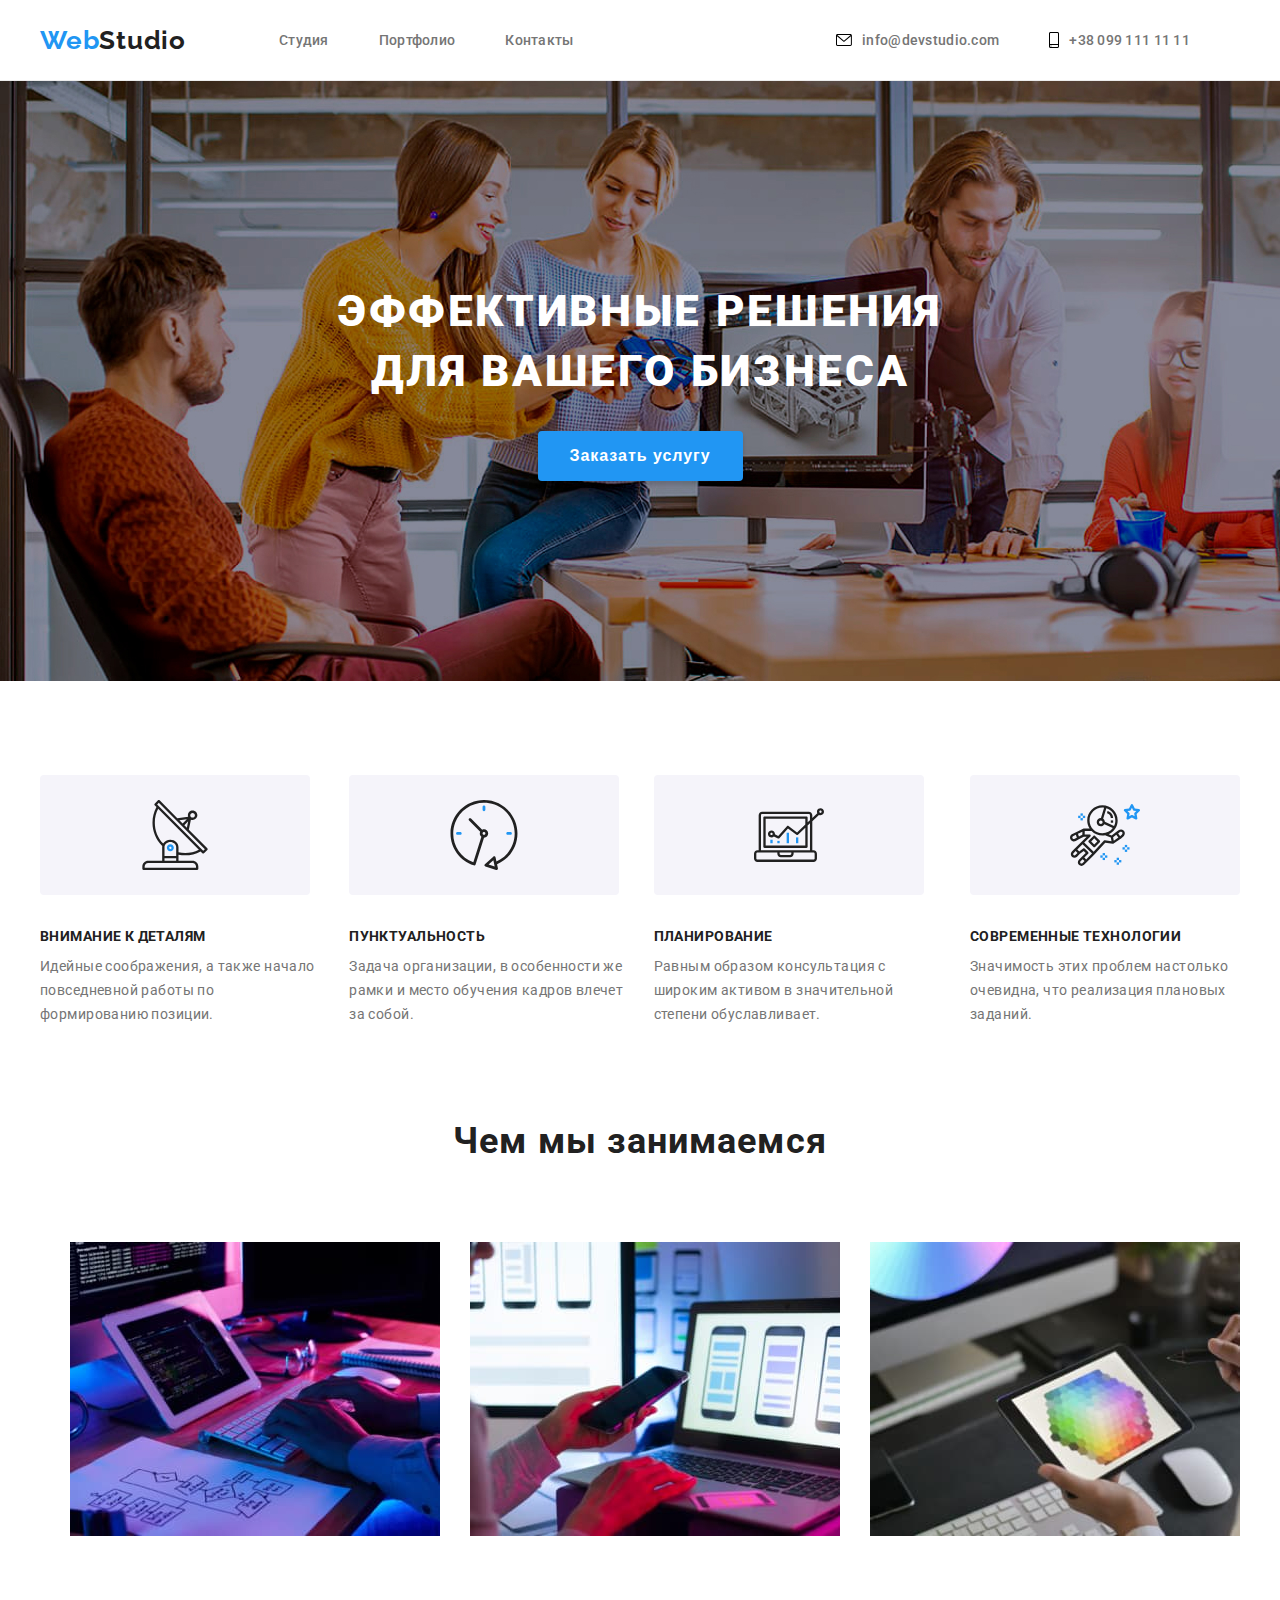
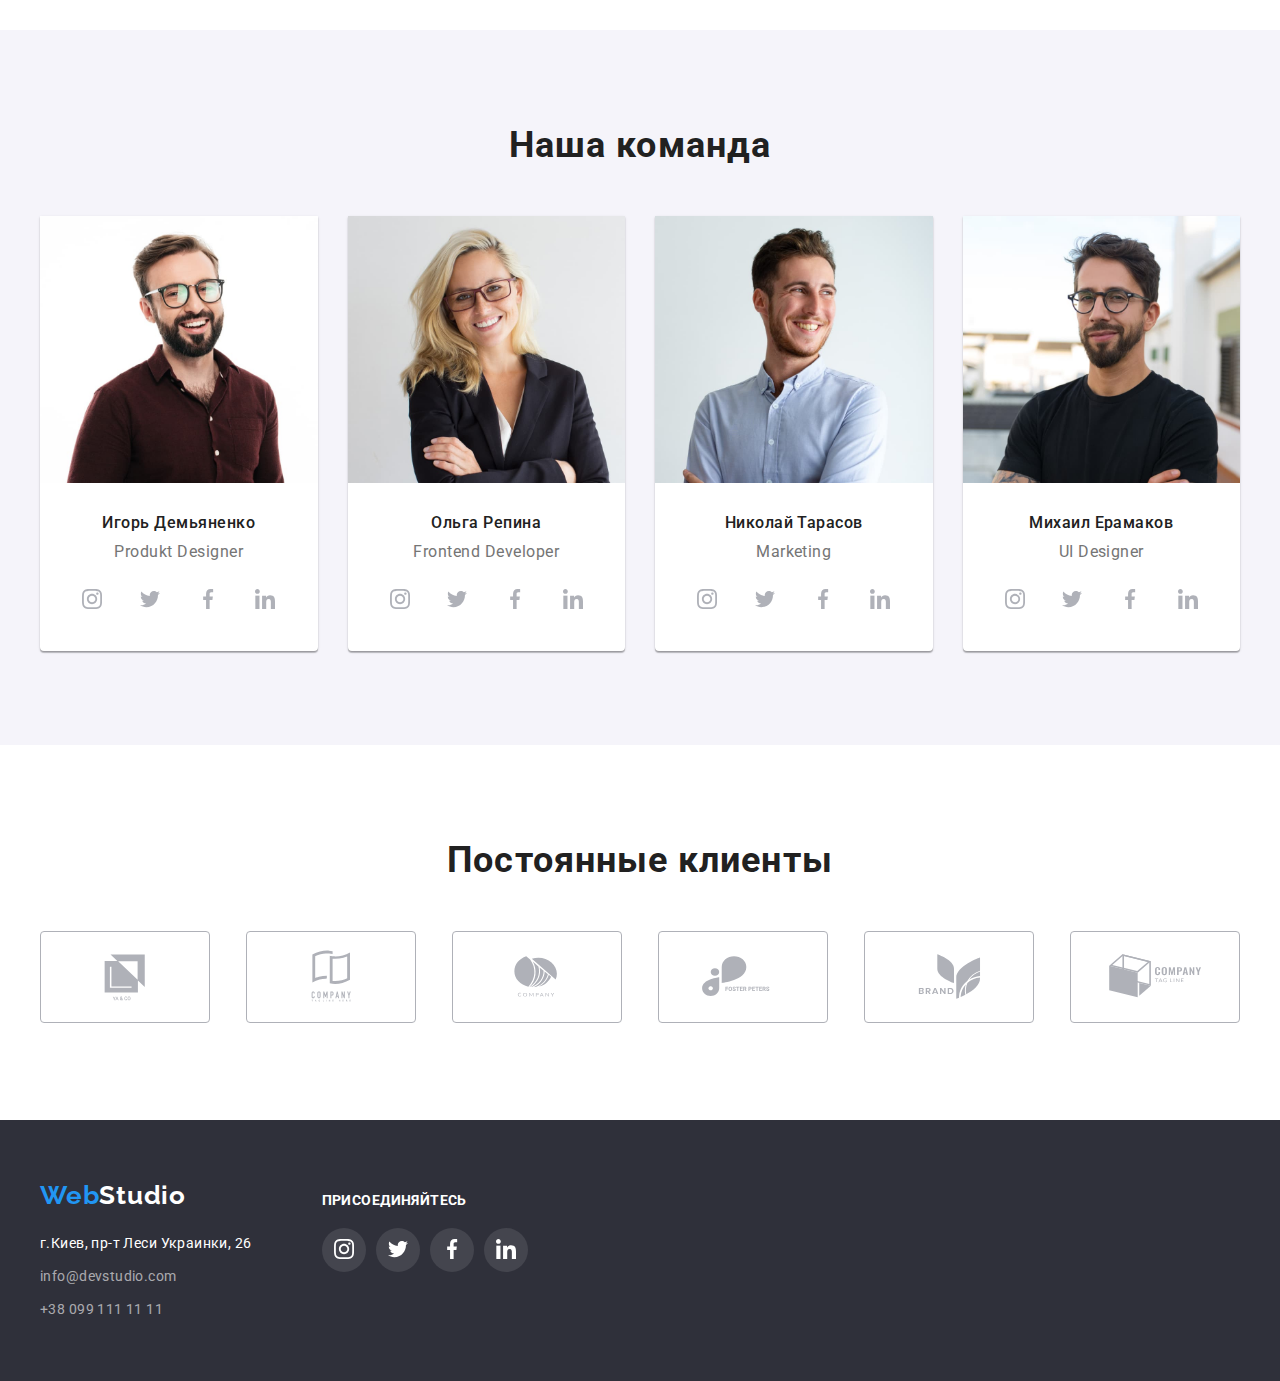
<file: index.html>
<!DOCTYPE html>
<html lang="ru ">
  <head>
    <meta charset="UTF-8" />
    <meta http-equiv="X-UA-Compatible" content="IE=edge" />
    <meta name="viewport" content="width=device-width, initial-scale=1.0" />
    <title>HW1</title>
    <link rel="preconnect" href="https://fonts.googleapis.com" />
    <link rel="preconnect" href="https://fonts.gstatic.com" crossorigin />
    <link
      href="https://fonts.googleapis.com/css2?family=Raleway:wght@700&family=Roboto:wght@400;500;700&display=swap"
      rel="stylesheet"
    />
    <link rel="stylesheet" href="./css/reset.css" />
    <link rel="stylesheet" href="./css/styles.css" />
  </head>
  <body>
    <!-- section Header -->
    <header>
      <div class="container">
        <nav class="nav">
          <a href="index.html" class="logo">Web<span class="color-black">Studio</span></a>
          <ul class="links">
            <li><a href="index.html">Студия</a></li>
            <li><a href="portfolio.html">Портфолио</a></li>
            <li><a href="/contacts">Контакты</a></li>
          </ul>
        </nav>
        <ul class="contacts">
          <li class="position">
            <a href="mailto:info@devstudio.com"
              ><svg class="mail-ico" width="16" height="12">
                <use href="./images/sprite.svg#icon-mail"></use>
              </svg>
              info@devstudio.com
            </a>
          </li>

          <li class="position">
            <a href="tel:+380991111111">
              <svg class="tel-ico" align="center" width="10" height="16">
                <use href="./images/sprite.svg#icon-smartphone"></use>
              </svg>
              +38 099 111 11 11
            </a>
          </li>
        </ul>
      </div>
    </header>
    <!-- section Основной контент -->
    <main>
      <section class="hero">
        <div class="container">
          <h1 class="hero-title">эффективные решения для вашего бизнеса</h1>
          <button type="button" class="hero-btn">Заказать услугу</button>
        </div>
      </section>

      <!-- section Чем мы занимаемся -->
      <section class="what-we-do">
        <div class="container">
          <div class="details">
            <ul class="details-list">
              <li class="details-num">
                <svg class="details-ico" width="270" height="120">
                  <use href="./images/sprite.svg#icon-antenna"></use>
                </svg>
                <h3>Внимание к деталям</h3>
                <p>
                  Идейные соображения, а также начало повседневной работы по формированию позиции.
                </p>
              </li>
              <li class="details-num">
                <svg class="details-ico" width="270" height="120">
                  <use href="./images/sprite.svg#icon-clock"></use>
                </svg>
                <h3>Пунктуальность</h3>
                <p>
                  Задача организации, в особенности же рамки и место обучения кадров влечет за
                  собой.
                </p>
              </li>
              <li class="details-num">
                <svg class="details-ico" width="270" height="120">
                  <use href="./images/sprite.svg#icon-diagram"></use>
                </svg>
                <h3>Планирование</h3>
                <p>
                  Равным образом консультация с широким активом в значительной степени
                  обуславливает.
                </p>
              </li>
              <li class="details-num">
                <svg class="details-ico" width="270" height="120">
                  <use href="./images/sprite.svg#icon-astronaut"></use>
                </svg>
                <h3>Современные технологии</h3>
                <p>Значимость этих проблем настолько очевидна, что реализация плановых заданий.</p>
              </li>
            </ul>
          </div>
          <h2 class="second-title">Чем мы занимаемся</h2>
          <ul class="what-we-do-list">
            <li>
              <img src="images/img.jpg" alt="working from pc" width="370" />
            </li>
            <li>
              <img src="images/img1.jpg" alt="working from laptop" width="370" />
            </li>
            <li>
              <img src="images/img2.jpg" alt="working from tablet" width="370" />
            </li>
          </ul>
        </div>
      </section>
      <!-- section наша команда -->
      <section class="our-team">
        <div class="container">
          <h2 class="second-title">Наша команда</h2>
          <ul class="team-list">
            <li class="team-item">
              <img src="images/img3.jpg" alt="Produkt Designer" width="270" />
              <div class="team-item-footer">
                <h3 class="card-name">Игорь Демьяненко</h3>
                <p>Produkt Designer</p>
                <div class="team-social">
                  <ul class="team-social-list">
                    <li class="team-social-btn">
                      <a href="" class="link-social"></a>
                      <svg class="team-social-ico" width="20" height="20">
                        <use href="./images/sprite.svg#icon-instagram"></use>
                      </svg>
                    </li>
                    <li class="team-social-btn">
                      <a href="" class="link-social"></a>
                      <svg class="team-social-ico" width="20" height="20">
                        <use href="./images/sprite.svg#icon-twitter"></use>
                      </svg>
                    </li>
                    <li class="team-social-btn">
                      <a href="" class="link-social"></a>
                      <svg class="team-social-ico" width="20" height="20">
                        <use href="./images/sprite.svg#icon-facebook"></use>
                      </svg>
                    </li>
                    <li class="team-social-btn">
                      <a href="" class="link-social"></a>
                      <svg class="team-social-ico" width="20" height="20">
                        <use href="./images/sprite.svg#icon-linkedin"></use>
                      </svg>
                    </li>
                  </ul>
                </div>
              </div>
            </li>
            <li class="team-item">
              <img src="images/img4.jpg" alt="Frontend Developer" width="270" />
              <div class="team-item-footer">
                <h3 class="card-name">Ольга Репина</h3>
                <p>Frontend Developer</p>
                <div class="team-social">
                  <ul class="team-social-list">
                    <li class="team-social-btn">
                      <a href="" class="link-social"></a>
                      <svg class="team-social-ico" width="20" height="20">
                        <use href="./images/sprite.svg#icon-instagram"></use>
                      </svg>
                    </li>
                    <li class="team-social-btn">
                      <a href="" class="link-social"></a>
                      <svg class="team-social-ico" width="20" height="20">
                        <use href="./images/sprite.svg#icon-twitter"></use>
                      </svg>
                    </li>
                    <li class="team-social-btn">
                      <a href="" class="link-social"></a>
                      <svg class="team-social-ico" width="20" height="20">
                        <use href="./images/sprite.svg#icon-facebook"></use>
                      </svg>
                    </li>
                    <li class="team-social-btn">
                      <a href="" class="link-social"></a>
                      <svg class="team-social-ico" width="20" height="20">
                        <use href="./images/sprite.svg#icon-linkedin"></use>
                      </svg>
                    </li>
                  </ul>
                </div>
              </div>
            </li>
            <li class="team-item">
              <img src="images/img5.jpg" alt="Marketing" width="270" />
              <div class="team-item-footer">
                <h3 class="card-name">Николай Тарасов</h3>
                <p>Marketing</p>
                <div class="team-social">
                  <ul class="team-social-list">
                    <li class="team-social-btn">
                      <a href="" class="link-social"></a>
                      <svg class="team-social-ico" width="20" height="20">
                        <use href="./images/sprite.svg#icon-instagram"></use>
                      </svg>
                    </li>
                    <li class="team-social-btn">
                      <a href="" class="link-social"></a>
                      <svg class="team-social-ico" width="20" height="20">
                        <use href="./images/sprite.svg#icon-twitter"></use>
                      </svg>
                    </li>
                    <li class="team-social-btn">
                      <a href="" class="link-social"></a>
                      <svg class="team-social-ico" width="20" height="20">
                        <use href="./images/sprite.svg#icon-facebook"></use>
                      </svg>
                    </li>
                    <li class="team-social-btn">
                      <a href="" class="link-social"></a>
                      <svg class="team-social-ico" width="20" height="20">
                        <use href="./images/sprite.svg#icon-linkedin"></use>
                      </svg>
                    </li>
                  </ul>
                </div>
              </div>
            </li>
            <li class="team-item">
              <img src="images/img6.jpg" alt="UI Designer" width="270" />
              <div class="team-item-footer">
                <h3 class="card-name">Михаил Ерамаков</h3>
                <p>UI Designer</p>
                <div class="team-social">
                  <ul class="team-social-list">
                    <li class="team-social-btn">
                      <a href="" class="link-social"></a>
                      <svg class="team-social-ico" width="20" height="20">
                        <use href="./images/sprite.svg#icon-instagram"></use>
                      </svg>
                    </li>
                    <li class="team-social-btn">
                      <a href="" class="link-social"></a>
                      <svg class="team-social-ico" width="20" height="20">
                        <use href="./images/sprite.svg#icon-twitter"></use>
                      </svg>
                    </li>
                    <li class="team-social-btn">
                      <a href="" class="link-social"></a>
                      <svg class="team-social-ico" width="20" height="20">
                        <use href="./images/sprite.svg#icon-facebook"></use>
                      </svg>
                    </li>
                    <li class="team-social-btn">
                      <a href="" class="link-social"></a>
                      <svg class="team-social-ico" width="20" height="20">
                        <use href="./images/sprite.svg#icon-linkedin"></use>
                      </svg>
                    </li>
                  </ul>
                </div>
              </div>
            </li>
          </ul>
        </div>
      </section>
      <section>
        <div class="container">
          <h2 class="second-title">Постоянные клиенты</h2>

          <ul class="client-list">
            <li>
              <svg class="client-ico" width="170" height="92">
                <use href="./images/sprite.svg#icon-Client1"></use>
              </svg>
            </li>
            <li>
              <svg class="client-ico" width="170" height="92">
                <use href="./images/sprite.svg#icon-Client2"></use>
              </svg>
            </li>
            <li>
              <svg class="client-ico" width="170" height="92">
                <use href="./images/sprite.svg#icon-Client3"></use>
              </svg>
            </li>
            <li>
              <svg class="client-ico" width="170" height="92">
                <use href="./images/sprite.svg#icon-Client4"></use>
              </svg>
            </li>
            <li>
              <svg class="client-ico" width="170" height="92">
                <use href="./images/sprite.svg#icon-Client5"></use>
              </svg>
            </li>
            <li>
              <svg class="client-ico" width="170" height="92">
                <use href="./images/sprite.svg#icon-Client6"></use>
              </svg>
            </li>
          </ul>
        </div>
      </section>
    </main>
  </body>

  <footer>
    <section class="hero-footer">
      <div class="container">
        <div class="footer-wraper">
          <div class="footer-contacts">
            <a href="index.html" class="logo">Web<span class="color-white">Studio</span></a>
            <address class="address">г.Киев, пр-т Леси Украинки, 26</address>
            <ul class="contacts-footer">
              <li><a href="mailto:info@devstudio.com">info@devstudio.com</a></li>
              <li><a href="tel:+380991111111">+38 099 111 11 11</a></li>
            </ul>
          </div>

          <div class="footer-social">
            <h3>Присоединяйтесь</h3>
            <ul class="social-list">
              <li>
                <button class="social-btn">
                  <a href="" class="link-social"></a>
                  <svg class="social-ico" width="20" height="20">
                    <use href="./images/sprite.svg#icon-instagram"></use>
                  </svg>
                </button>
              </li>
              <li>
                <button class="social-btn">
                  <a href="" class="link-social"></a>
                  <svg class="social-ico" width="20" height="20">
                    <use href="./images/sprite.svg#icon-twitter"></use>
                  </svg>
                </button>
              </li>
              <li>
                <button class="social-btn">
                  <a href="" class="link-social"></a>
                  <svg class="social-ico" width="20" height="20">
                    <use href="./images/sprite.svg#icon-facebook"></use>
                  </svg>
                </button>
              </li>
              <li>
                <button class="social-btn">
                  <a href="" class="link-social"></a>
                  <svg class="social-ico" width="20" height="20">
                    <use href="./images/sprite.svg#icon-linkedin"></use>
                  </svg>
                </button>
              </li>
            </ul>
          </div>
        </div>
      </div>
    </section>
  </footer>
</html>
</file>
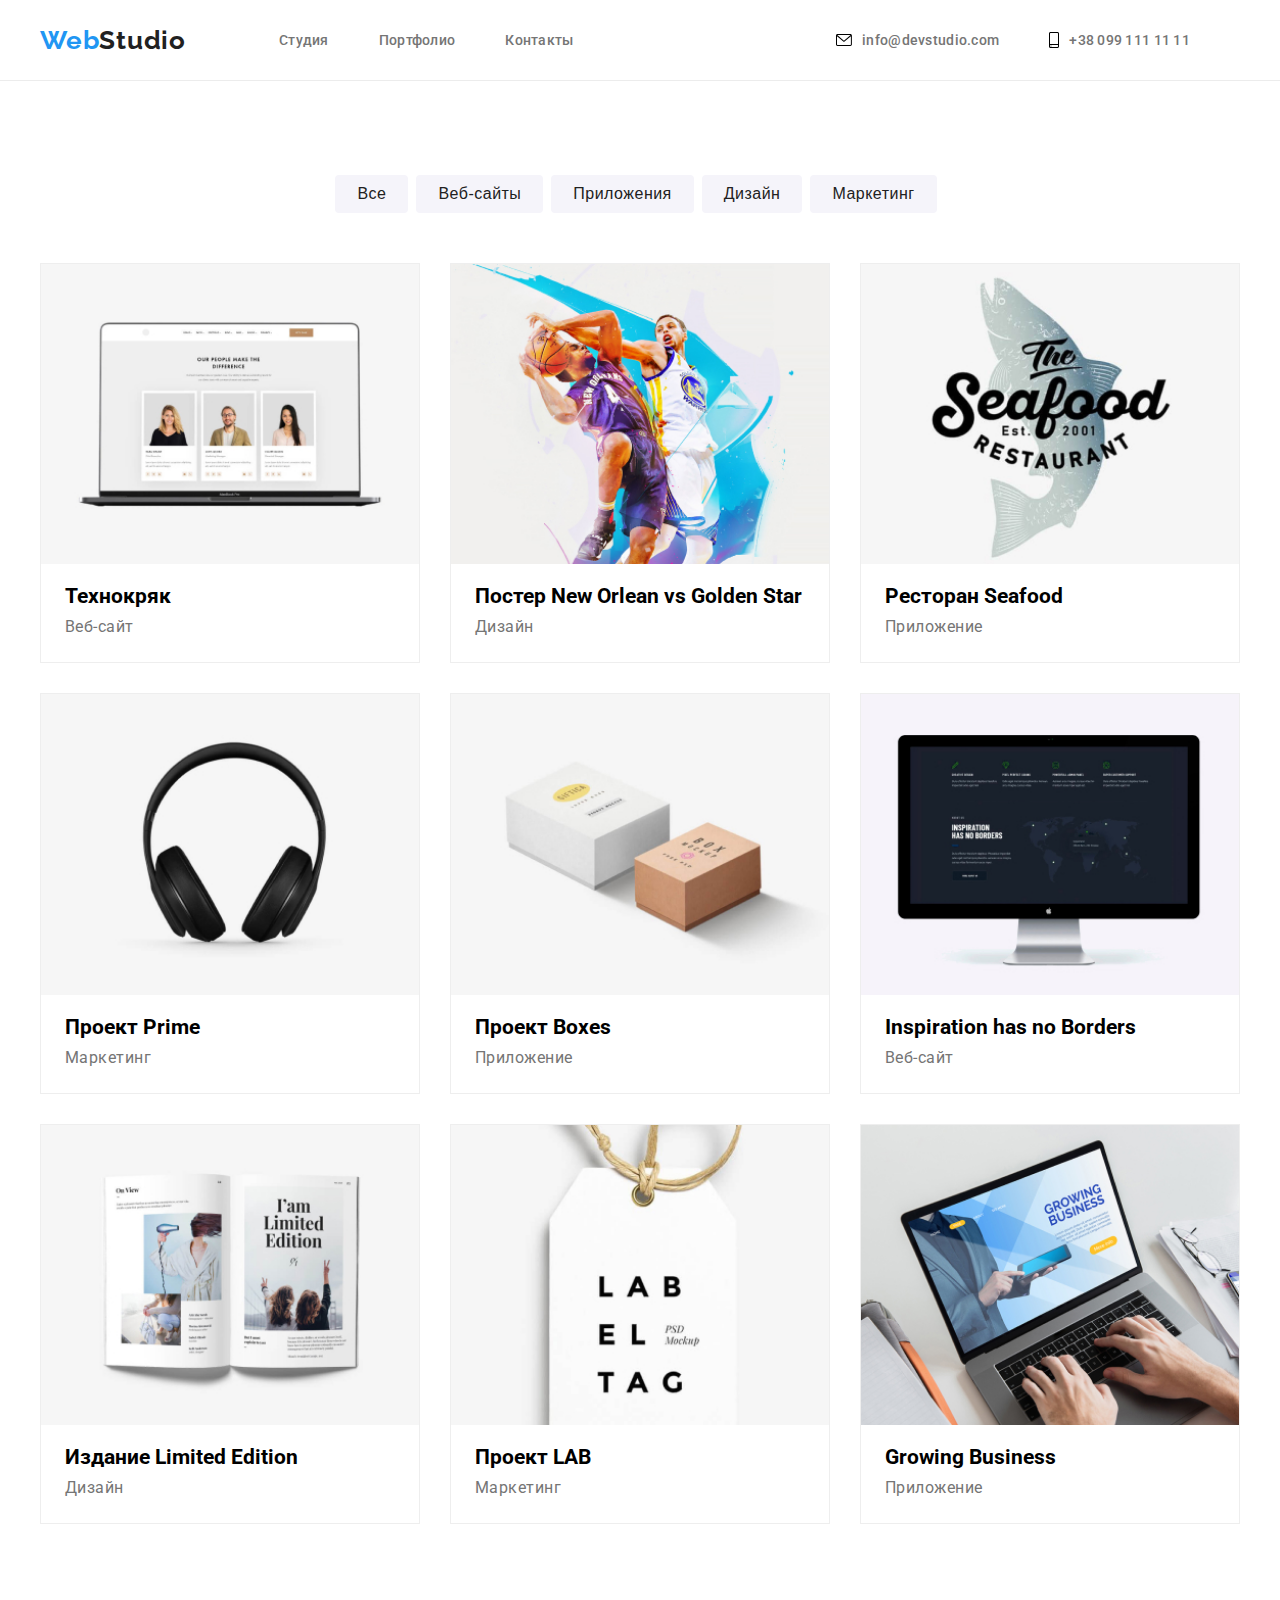
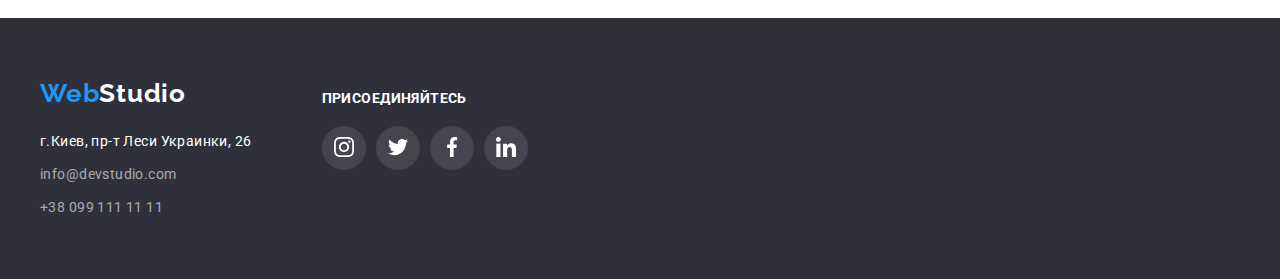
<file: portfolio.html>
<!DOCTYPE html>
<html lang="ru ">
  <head>
    <meta charset="UTF-8" />
    <meta http-equiv="X-UA-Compatible" content="IE=edge" />
    <meta name="viewport" content="width=device-width, initial-scale=1.0" />
    <title>HW2</title>
    <link rel="preconnect" href="https://fonts.googleapis.com" />
    <link rel="preconnect" href="https://fonts.gstatic.com" crossorigin />
    <link
      href="https://fonts.googleapis.com/css2?family=Raleway:wght@700&family=Roboto:wght@400;500;700&display=swap"
      rel="stylesheet"
    />
    <link rel="stylesheet" href="./css/reset.css" />
    <link rel="stylesheet" href="./css/styles.css" />
  </head>
  <body>
    <header>
      <div class="container">
        <nav class="nav">
          <a href="index.html" class="logo">Web<span class="color-black">Studio</span></a>
          <ul class="links">
            <li><a href="index.html">Студия</a></li>
            <li><a href="portfolio.html">Портфолио</a></li>
            <li><a href="/contacts">Контакты</a></li>
          </ul>
        </nav>
        <ul class="contacts">
          <li class="position">
            <a href="mailto:info@devstudio.com"
              ><svg class="mail-ico" width="16" height="12">
                <use href="./images/sprite.svg#icon-mail"></use>
              </svg>
              info@devstudio.com
            </a>
          </li>

          <li class="position">
            <a href="tel:+380991111111">
              <svg class="tel-ico" align="center" width="10" height="16">
                <use href="./images/sprite.svg#icon-smartphone"></use>
              </svg>
              +38 099 111 11 11
            </a>
          </li>
        </ul>
      </div>
    </header>
    <!-- section Основной контент -->
    <main>
      <section>
        <!-- <h1>Портфолио</h1> -->
        <div class="container">
          <ul class="portfolio-btn">
            <li><button type="button">Все</button></li>
            <li><button type="button">Веб-сайты</button></li>
            <li><button type="button">Приложения</button></li>
            <li><button type="button">Дизайн</button></li>
            <li><button type="button">Маркетинг</button></li>
          </ul>

          <ul class="portfolio-list">
            <li class="item">
              <article class="card">
                <div class="card-thumb">
                  <a href="#">
                    <img src="./images/img7.jpg" alt="img" />
                  </a>
                </div>
                <div class="card-footer">
                  <h2 class="card-heading">Технокряк</h2>
                  <p class="card-text">Веб-сайт</p>
                </div>
              </article>
            </li>

            <li class="item">
              <article class="card">
                <div class="card-thumb">
                  <a href="#">
                    <img src="./images/img8.jpg" alt="img" width="370" />
                  </a>
                </div>
                <div class="card-footer">
                  <h2 class="card-heading">Постер New Orlean vs Golden Star</h2>
                  <p class="card-text">Дизайн</p>
                </div>
              </article>
            </li>

            <li class="item">
              <article class="card">
                <div class="card-thumb">
                  <a href="#">
                    <img src="./images/img9.jpg" alt="img" width="370" />
                  </a>
                </div>
                <div class="card-footer">
                  <h2 class="card-heading">Ресторан Seafood</h2>
                  <p class="card-text">Приложение</p>
                </div>
              </article>
            </li>

            <li class="item">
              <article class="card">
                <div class="card-thumb">
                  <a href="#">
                    <img src="./images/img10.jpg" alt="img" width="370" />
                  </a>
                </div>
                <div class="card-footer">
                  <h2 class="card-heading">Проект Prime</h2>
                  <p class="card-text">Маркетинг</p>
                </div>
              </article>
            </li>

            <li class="item">
              <article class="card">
                <div class="card-thumb">
                  <a href="#">
                    <img src="./images/img11.jpg" alt="img" width="370" />
                  </a>
                </div>
                <div class="card-footer">
                  <h2 class="card-heading">Проект Boxes</h2>
                  <p class="card-text">Приложение</p>
                </div>
              </article>
            </li>

            <li class="item">
              <article class="card">
                <div class="card-thumb">
                  <a href="#">
                    <img src="./images/img12.jpg" alt="img" width="370" />
                  </a>
                </div>
                <div class="card-footer">
                  <h2 class="card-heading">Inspiration has no Borders</h2>
                  <p class="card-text">Веб-сайт</p>
                </div>
              </article>
            </li>

            <li class="item">
              <article class="card">
                <div class="card-thumb">
                  <a href="#">
                    <img src="./images/img13.jpg" alt="img" width="370" />
                  </a>
                </div>
                <div class="card-footer">
                  <h2 class="card-heading">Издание Limited Edition</h2>
                  <p class="card-text">Дизайн</p>
                </div>
              </article>
            </li>

            <li class="item">
              <article class="card">
                <div class="card-thumb">
                  <a href="#">
                    <img src="./images/img14.jpg" alt="img" width="370" />
                  </a>
                </div>
                <div class="card-footer">
                  <h2 class="card-heading">Проект LAB</h2>
                  <p class="card-text">Маркетинг</p>
                </div>
              </article>
            </li>

            <li class="item">
              <article class="card">
                <div class="card-thumb">
                  <a href="#">
                    <img src="./images/img15.jpg" alt="img" width="370" />
                  </a>
                </div>
                <div class="card-footer">
                  <h2 class="card-heading">Growing Business</h2>
                  <p class="card-text">Приложение</p>
                </div>
              </article>
            </li>
          </ul>
        </div>
      </section>
    </main>
  </body>

  <footer>
    <section class="hero-footer">
      <div class="container">
        <div class="footer-wraper">
          <div class="footer-contacts">
            <a href="index.html" class="logo">Web<span class="color-white">Studio</span></a>
            <address class="address">г.Киев, пр-т Леси Украинки, 26</address>
            <ul class="contacts-footer">
              <li><a href="mailto:info@devstudio.com">info@devstudio.com</a></li>
              <li><a href="tel:+380991111111">+38 099 111 11 11</a></li>
            </ul>
          </div>

          <div class="footer-social">
            <h3>Присоединяйтесь</h3>
            <ul class="social-list">
              <li>
                <button class="social-btn">
                  <a href="" class="link-social"></a>
                  <svg class="social-ico" width="20" height="20">
                    <use href="./images/sprite.svg#icon-instagram"></use>
                  </svg>
                </button>
              </li>
              <li>
                <button class="social-btn">
                  <a href="" class="link-social"></a>
                  <svg class="social-ico" width="20" height="20">
                    <use href="./images/sprite.svg#icon-twitter"></use>
                  </svg>
                </button>
              </li>
              <li>
                <button class="social-btn">
                  <a href="" class="link-social"></a>
                  <svg class="social-ico" width="20" height="20">
                    <use href="./images/sprite.svg#icon-facebook"></use>
                  </svg>
                </button>
              </li>
              <li>
                <button class="social-btn">
                  <a href="" class="link-social"></a>
                  <svg class="social-ico" width="20" height="20">
                    <use href="./images/sprite.svg#icon-linkedin"></use>
                  </svg>
                </button>
              </li>
            </ul>
          </div>
        </div>
      </div>
    </section>
  </footer>
</html>
</file>
<file: css/styles.css>
:root {
  --main-color: #212121;
  --sec-color: #757575;
  --active-color: #2196f3;
  --white-color: #ffffff;
}

body {
  font-family: 'Roboto', sans-serif;
  font-size: 14px;
  /* font-family: normal; */
}

img {
  display: block;
  /* max-width: 100%; */
  height: auto;
  width: 100%;
}
section {
  padding: 94px 0;
  /* border: 1px solid green; */
}

.container {
  width: 1200px;
  margin: 0 auto;
  /* padding: 0 15px; */
  /* border: 1px solid red; */
}

header {
  border-bottom: 1px solid #ececec;
}

.nav,
.links,
.contacts,
header .container {
  display: flex;
  justify-content: space-between;
}
header .logo {
  margin-right: 93px;
  display: flex;
  align-items: center;
  font-family: Raleway, sans-serif;
  font-weight: bold;
  font-size: 26px;
  line-height: calc(31 / 26);
  letter-spacing: 0.03em;
  color: var(--active-color);
}

.color-black {
  color: var(--main-color);
}

.contacts a,
.links a {
  font-weight: 500;
  font-size: 14px;
  line-height: calc(16 / 14);
  letter-spacing: 0.02em;
  color: var(--sec-color);
  padding: 32px 0;
  display: inline-block;
  margin-right: 50px;
}

/* .contacts a {
  color: var(--sec-color);
} */

.contacts a:hover,
.contacts a:focus,
.links a:hover,
.links a:focus {
  color: var(--active-color);
  fill: var(--active-color);
}
.mail-ico,
.tel-ico {
  margin-right: 10px;
}

.position a {
  display: inline-flex;
  align-items: center;
}

.hero {
  /* background: #2f303a; */
  background-image: url('../images/img16.jpg');
  background-repeat: no-repeat;
  background-size: cover;
}

.hero .container {
  padding: 106px 0;
}

.hero-title {
  font-size: 44px;
  color: var(--white-color);
  text-transform: uppercase;
  font-weight: 900;
  font-size: 44px;
  line-height: calc(60 / 44);
  text-align: center;
  letter-spacing: 0.06em;
  max-width: 650px;
  margin: 0 auto;
  margin-bottom: 30px;
}

.hero-btn {
  padding: 10px 32px;
  border-radius: 4px;
  margin: 0 auto;
  display: block;
  background: var(--active-color);
  box-shadow: 0px 4px 4px rgba(0, 0, 0, 0.15);
  font-weight: bold;
  font-size: 16px;
  line-height: calc(30 / 16);
  letter-spacing: 0.06em;
  color: var(--white-color);
}

.hero-btn:hover,
.hero-btn:focus {
  background: #188ce8;
}
.details {
  margin-bottom: 94px;
}

.details h3 {
  font-size: 14px;
  line-height: calc(16 / 14);
  letter-spacing: 0.03em;
  text-transform: uppercase;
  color: var(--main-color);
  margin-bottom: 10px;
}
.details p {
  font-size: 14px;
  line-height: 24px;
  letter-spacing: 0.03em;
  color: #757575;
}

.details-list {
  display: flex;
  margin: 0 -15px;
}

.details-num {
  margin: 0 15px;
}

.details-ico {
  background: #f5f4fa;
  border-radius: 4px;
  padding: 25px;
  margin-bottom: 30px;
}

.second-title {
  font-weight: bold;
  font-size: 36px;
  line-height: calc(42 / 36);
  text-align: center;
  letter-spacing: 0.03em;
  color: #212121;
  padding-bottom: 50px;
}

.what-we-do-list {
  display: flex;
  /* margin-left: -30px;
  margin-top: -30px; */
}
.what-we-do-list li {
  flex-basis: calc(100% / 3 - 30px);
  margin-left: 30px;
  margin-top: 30px;
}
.container .team-list {
  display: flex;
  margin: 0 -15px;
}

.our-team {
  background: #f5f4fa;
}

.team-item-footer {
  padding: 30px;
  text-align: center;
}
.team-item-footer h3 {
  padding-bottom: 10px;
}
.team-item-footer p {
  font-weight: normal;
  font-size: 16px;
  line-height: 19px;
  text-align: center;
  letter-spacing: 0.03em;
  color: #757575;
}
.card-name {
  font-weight: 500;
  font-size: 16px;
  line-height: 19px;
  letter-spacing: 0.03em;
  color: #212121;
}
.team-item {
  background: #ffffff;
  box-shadow: 0px 1px 3px rgba(0, 0, 0, 0.12), 0px 1px 1px rgba(0, 0, 0, 0.14),
    0px 2px 1px rgba(0, 0, 0, 0.2);
  border-radius: 0px 0px 4px 4px;
  margin: 0 15px;
}

.portfolio-btn {
  display: flex;
  justify-content: center;
  align-items: center;
  margin-bottom: 50px;
}
.portfolio-btn button {
  padding: 6px 22px;
  border-radius: 4px;
  background: #f5f4fa;
  font-weight: 500;
  font-size: 16px;
  line-height: calc(26 / 16);
  letter-spacing: 0.03em;
  color: var(--main-color);
  width: auto;
  cursor: pointer;
  margin-right: 8px;
}

.portfolio-btn button:hover,
.portfolio-btn button:focus {
  background: var(--active-color);
  color: var(--white-color);
  box-shadow: 0px 3px 1px rgba(0, 0, 0, 0.1), 0px 1px 2px rgba(0, 0, 0, 0.08),
    0px 2px 2px rgba(0, 0, 0, 0.12);
}

.card {
  border: 1px solid #eeeeee;
}

.card:hover,
.card:focus {
  box-shadow: 0px 1px 1px rgba(0, 0, 0, 0.12), 0px 4px 4px rgba(0, 0, 0, 0.06),
    1px 4px 6px rgba(0, 0, 0, 0.16);
}
.portfolio-list {
  display: flex;
  flex-wrap: wrap;
  justify-content: space-between;
  margin-left: -30px;
  margin-top: -30px;
}

.portfolio-list .item {
  flex-basis: calc(100% / 3 - 30px);
  margin-left: 30px;
  margin-top: 30px;
}
.card-footer {
  padding: 20px 24px;
}
.card-heading {
  margin-bottom: 4px;
}
.card-text {
  font-weight: normal;
  font-size: 16px;
  line-height: 30px;
  letter-spacing: 0.03em;
  color: #757575;
}

.team-social-list {
  display: flex;
  flex-wrap: wrap;
  justify-content: space-between;
  margin-top: 16px;
}
.team-social-ico {
  fill: #afb1b8;
  margin-top: 12px;
}
.team-social-btn:hover .team-social-ico,
.team-social-btn:focus .team-social-ico {
  fill: var(--white-color);
}

.team-social-btn {
  width: 44px;
  height: 44px;
  background: rgba(255, 255, 255, 0.1);
  border-radius: 50%;
}
.team-social-btn:hover,
.team-social-btn:focus {
  background: var(--active-color);
}

.client-list {
  display: flex;
  flex-wrap: wrap;
  justify-content: space-between;
}

.client-ico {
  border: 1px solid #afb1b8;
  box-sizing: border-box;
  border-radius: 4px;
  fill: #afb1b8;
}

.client-ico:hover,
.client-ico:focus {
  fill: var(--active-color);
  border: 1px solid var(--active-color);
}

/* footer */

footer .logo {
  font-family: Raleway, sans-serif;
  font-weight: bold;
  font-size: 26px;
  line-height: calc(31 / 26);
  letter-spacing: 0.03em;
  color: var(--active-color);
  display: inline-block;
  margin-bottom: 20px;
}

.color-white {
  color: var(--white-color);
}

.contacts-footer a {
  margin-top: 9px;
  display: inline-block;
  font-weight: normal;
  font-size: 14px;
  line-height: 24px;
  letter-spacing: 0.03em;
  color: rgba(255, 255, 255, 0.6);
}

.contacts-footer a:hover,
.contacts-footer a:focus {
  color: var(--active-color);
}

.address {
  font-style: normal;
  font-size: 14px;
  line-height: calc(24 / 14);
  letter-spacing: 0.03em;
  color: var(--white-color);
}

.hero-footer {
  padding: 60px 0;
  background: #2f303a;
}
.footer-wraper {
  display: flex;
  flex-wrap: wrap;
  justify-content: flex-start;
}

.footer-contacts {
  margin-right: 70px;
}
.footer-social h3 {
  font-weight: bold;
  font-size: 14px;
  line-height: 16px;
  letter-spacing: 0.03em;
  text-transform: uppercase;
  color: var(--white-color);
  margin-top: 12px;
}
.social-list {
  display: flex;
  flex-wrap: wrap;
  justify-content: flex-start;
  margin-top: 20px;
}

.social-ico {
  fill: #ffffff;
}

.social-btn {
  width: 44px;
  height: 44px;
  background: rgba(255, 255, 255, 0.1);
  border-radius: 50%;
  margin-right: 10px;
}

.social-btn:hover {
  background: var(--active-color);
}
</file>
